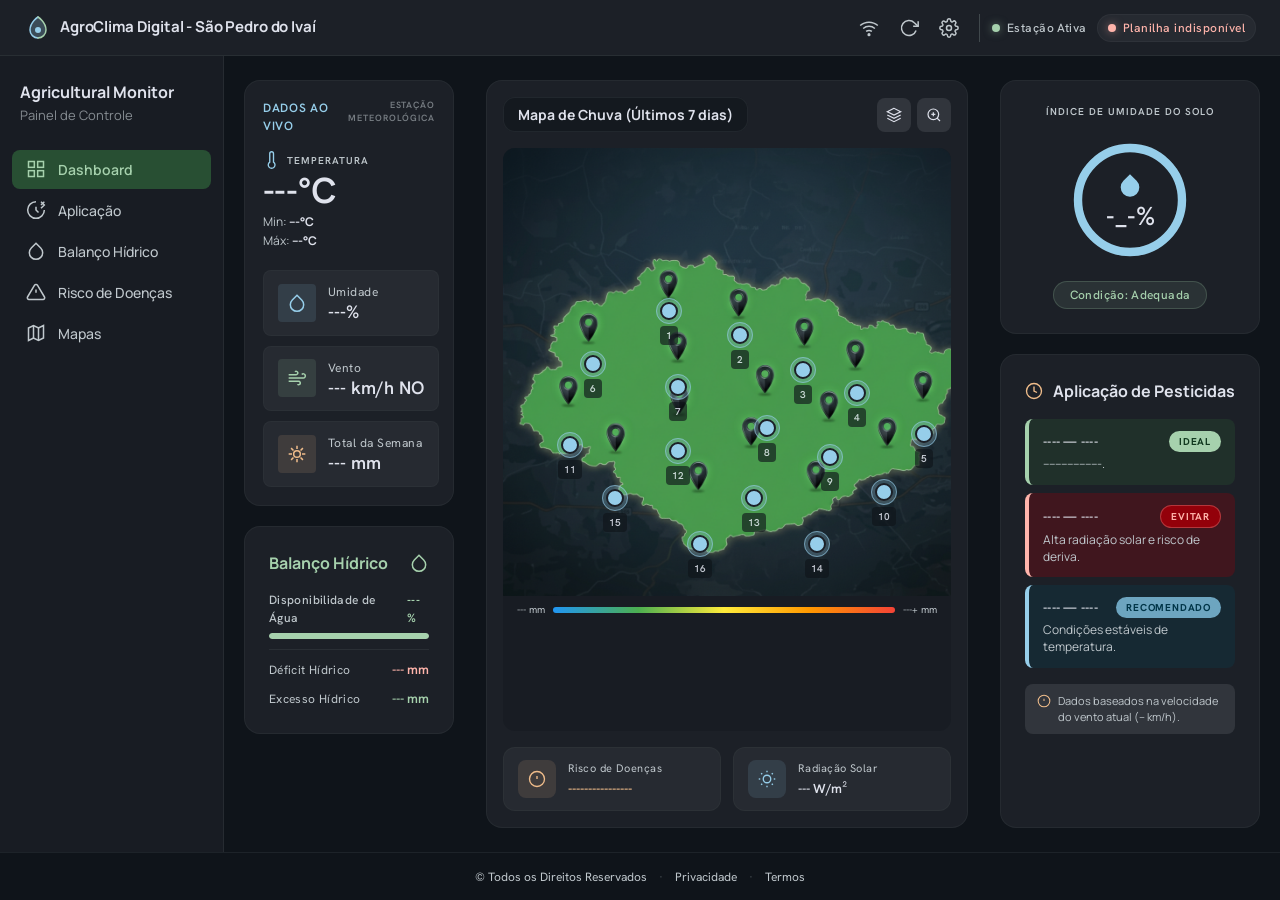
<file: index.html>
<!DOCTYPE html>
<html lang="pt-BR">
<head>
  <meta charset="UTF-8" />
  <meta name="viewport" content="width=device-width, initial-scale=1.0" />
  <title>AgroClima Digital</title>
  <link rel="preconnect" href="https://fonts.googleapis.com" />
  <link rel="preconnect" href="https://fonts.gstatic.com" crossorigin />
  <link href="https://fonts.googleapis.com/css2?family=Manrope:wght@400;500;600;700&family=Hanken+Grotesk:wght@400;500;600&display=swap" rel="stylesheet" />
  <link rel="stylesheet" href="style.css" />
</head>
<body>

  <!-- ══════════════════════════════════════
       HEADER
  ══════════════════════════════════════ -->
  <header class="topbar">
    <div class="topbar-brand">
      <svg class="brand-icon" width="28" height="28" viewBox="0 0 28 28" fill="none">
        <path d="M14 3C14 3 6 8 6 16C6 20.4 9.6 24 14 24C18.4 24 22 20.4 22 16C22 8 14 3 14 3Z" fill="#96ceea" opacity="0.25"/>
        <path d="M14 3C14 3 6 8 6 16C6 20.4 9.6 24 14 24" stroke="#96ceea" stroke-width="1.5" stroke-linecap="round"/>
        <path d="M14 3C14 3 22 8 22 16C22 20.4 18.4 24 14 24" stroke="#a6d1ad" stroke-width="1.5" stroke-linecap="round"/>
        <circle cx="14" cy="16" r="3" fill="#96ceea"/>
      </svg>
      <span class="brand-title">AgroClima Digital - São Pedro do Ivaí</span>
    </div>
    <div class="topbar-actions">
      <button class="icon-btn" title="Conectividade">
        <svg width="20" height="20" viewBox="0 0 24 24" fill="none" stroke="currentColor" stroke-width="1.8"><path d="M5 12.55a11 11 0 0 1 14.08 0"/><path d="M1.42 9a16 16 0 0 1 21.16 0"/><path d="M8.53 16.11a6 6 0 0 1 6.95 0"/><circle cx="12" cy="20" r="1" fill="currentColor"/></svg>
      </button>
      <button class="icon-btn" id="btn-sync" title="Sincronizar">
        <svg width="20" height="20" viewBox="0 0 24 24" fill="none" stroke="currentColor" stroke-width="1.8"><polyline points="23 4 23 10 17 10"/><path d="M20.49 15a9 9 0 1 1-2.12-9.36L23 10"/></svg>
      </button>
      <button class="icon-btn" title="Configurações">
        <svg width="20" height="20" viewBox="0 0 24 24" fill="none" stroke="currentColor" stroke-width="1.8"><circle cx="12" cy="12" r="3"/><path d="M19.4 15a1.65 1.65 0 0 0 .33 1.82l.06.06a2 2 0 0 1-2.83 2.83l-.06-.06a1.65 1.65 0 0 0-1.82-.33 1.65 1.65 0 0 0-1 1.51V21a2 2 0 0 1-4 0v-.09A1.65 1.65 0 0 0 9 19.4a1.65 1.65 0 0 0-1.82.33l-.06.06a2 2 0 0 1-2.83-2.83l.06-.06A1.65 1.65 0 0 0 4.68 15a1.65 1.65 0 0 0-1.51-1H3a2 2 0 0 1 0-4h.09A1.65 1.65 0 0 0 4.6 9a1.65 1.65 0 0 0-.33-1.82l-.06-.06a2 2 0 0 1 2.83-2.83l.06.06A1.65 1.65 0 0 0 9 4.68a1.65 1.65 0 0 0 1-1.51V3a2 2 0 0 1 4 0v.09a1.65 1.65 0 0 0 1 1.51 1.65 1.65 0 0 0 1.82-.33l.06-.06a2 2 0 0 1 2.83 2.83l-.06.06A1.65 1.65 0 0 0 19.4 9a1.65 1.65 0 0 0 1.51 1H21a2 2 0 0 1 0 4h-.09a1.65 1.65 0 0 0-1.51 1z"/></svg>
      </button>
      <div class="topbar-divider"></div>
      <div class="station-badge">
        <span class="station-dot"></span>
        <span>Estação Ativa</span>
      </div>
      <div class="sheet-status" id="sheet-status" title="Status da planilha">
        <span class="sheet-dot" id="sheet-dot"></span>
        <span id="sheet-status-text">Planilha: --</span>
      </div>
    </div>
  </header>

  <!-- ══════════════════════════════════════
       LAYOUT WRAPPER
  ══════════════════════════════════════ -->
  <div class="layout">

    <!-- SIDEBAR -->
    <nav class="sidebar">
      <div class="sidebar-header">
        <p class="sidebar-title">Agricultural Monitor</p>
        <p class="sidebar-sub">Painel de Controle</p>
      </div>
      <ul class="sidebar-nav">
        <li>
          <a href="#" class="nav-item active">
            <svg width="20" height="20" viewBox="0 0 24 24" fill="none" stroke="currentColor" stroke-width="1.8"><rect x="3" y="3" width="7" height="7"/><rect x="14" y="3" width="7" height="7"/><rect x="3" y="14" width="7" height="7"/><rect x="14" y="14" width="7" height="7"/></svg>
            <span>Dashboard</span>
          </a>
        </li>
        <li>
          <a href="#" class="nav-item">
            <svg width="20" height="20" viewBox="0 0 24 24" fill="none" stroke="currentColor" stroke-width="1.8"><path d="M12 2C6.5 2 2 6.5 2 12s4.5 10 10 10 10-4.5 10-10"/><path d="M12 8v4l3 3"/><path d="M18 2l4 4-4 4"/><path d="M22 2l-4 4"/></svg>
            <span>Aplicação</span>
          </a>
        </li>
        <li>
          <a href="#" class="nav-item">
            <svg width="20" height="20" viewBox="0 0 24 24" fill="none" stroke="currentColor" stroke-width="1.8"><path d="M12 2.69l5.66 5.66a8 8 0 1 1-11.31 0z"/></svg>
            <span>Balanço Hídrico</span>
          </a>
        </li>
        <li>
          <a href="#" class="nav-item">
            <svg width="20" height="20" viewBox="0 0 24 24" fill="none" stroke="currentColor" stroke-width="1.8"><path d="M10.29 3.86L1.82 18a2 2 0 0 0 1.71 3h16.94a2 2 0 0 0 1.71-3L13.71 3.86a2 2 0 0 0-3.42 0z"/><line x1="12" y1="9" x2="12" y2="13"/><line x1="12" y1="17" x2="12.01" y2="17"/></svg>
            <span>Risco de Doenças</span>
          </a>
        </li>
        <li>
          <a href="#" class="nav-item">
            <svg width="20" height="20" viewBox="0 0 24 24" fill="none" stroke="currentColor" stroke-width="1.8"><polygon points="3 6 9 3 15 6 21 3 21 18 15 21 9 18 3 21"/><line x1="9" y1="3" x2="9" y2="18"/><line x1="15" y1="6" x2="15" y2="21"/></svg>
            <span>Mapas</span>
          </a>
        </li>
      </ul>
    </nav>

    <!-- MAIN CONTENT -->
    <main class="main-content">
      <div class="bento-grid">

        <!-- ── COLUNA ESQUERDA ── -->
        <div class="col-left">

          <!-- Card: Dados ao Vivo -->
          <div class="card card-live">
            <div class="card-live-header">
              <div>
                <p class="card-eyebrow">Dados ao Vivo</p>
              </div>
              <div class="live-badge-wrap">
                <span class="live-badge-label">ESTAÇÃO</span>
                <span class="live-badge-label">METEOROLÓGICA</span>
              </div>
            </div>

            <!-- Temperatura Principal -->
            <div class="temp-main">
              <div class="temp-icon-row">
                <svg width="18" height="18" viewBox="0 0 24 24" fill="none" stroke="#96ceea" stroke-width="1.8"><path d="M14 14.76V3.5a2.5 2.5 0 0 0-5 0v11.26a4.5 4.5 0 1 0 5 0z"/></svg>
                <span class="temp-label-sm">TEMPERATURA</span>
              </div>
              <div class="temp-value" id="val-temp">---°C</div>
              <div class="temp-range">
                <span>Min: <strong id="val-temp-min">---°C</strong></span>
                <span>Máx: <strong id="val-temp-max">---°C</strong></span>
              </div>
            </div>

            <!-- Grid métricas secundárias -->
            <div class="metrics-secondary">
              <div class="metric-item">
                <div class="metric-icon-wrap blue">
                  <svg width="16" height="16" viewBox="0 0 24 24" fill="none" stroke="currentColor" stroke-width="1.8"><path d="M12 2.69l5.66 5.66a8 8 0 1 1-11.31 0z"/></svg>
                </div>
                <div>
                  <p class="metric-item-label">Umidade</p>
                  <p class="metric-item-value" id="val-hum">---%</p>
                </div>
              </div>
              <div class="metric-item">
                <div class="metric-icon-wrap green">
                  <svg width="16" height="16" viewBox="0 0 24 24" fill="none" stroke="currentColor" stroke-width="1.8"><path d="M9.59 4.59A2 2 0 1 1 11 8H2m10.59 11.41A2 2 0 1 0 14 16H2m15.73-8.27A2.5 2.5 0 1 1 19.5 12H2"/></svg>
                </div>
                <div>
                  <p class="metric-item-label">Vento</p>
                  <p class="metric-item-value" id="val-wind">--- km/h NO</p>
                </div>
              </div>
              <div class="metric-item metric-full">
                <div class="metric-icon-wrap amber">
                  <svg width="16" height="16" viewBox="0 0 24 24" fill="none" stroke="currentColor" stroke-width="1.8"><line x1="12" y1="2" x2="12" y2="6"/><line x1="12" y1="18" x2="12" y2="22"/><line x1="4.93" y1="4.93" x2="7.76" y2="7.76"/><line x1="16.24" y1="16.24" x2="19.07" y2="19.07"/><line x1="2" y1="12" x2="6" y2="12"/><line x1="18" y1="12" x2="22" y2="12"/><line x1="4.93" y1="19.07" x2="7.76" y2="16.24"/><line x1="16.24" y1="7.76" x2="19.07" y2="4.93"/><circle cx="12" cy="12" r="4"/></svg>
                </div>
                <div>
                  <p class="metric-item-label">Total da Semana</p>
                  <p class="metric-item-value" id="val-rain-week">--- mm</p>
                </div>
              </div>
            </div>
          </div>

          <!-- Card: Balanço Hídrico -->
          <div class="card card-hidrico">
            <div class="card-header-row">
              <h3 class="card-title green">Balanço Hídrico</h3>
              <svg width="20" height="20" viewBox="0 0 24 24" fill="none" stroke="#a6d1ad" stroke-width="1.8"><path d="M12 2.69l5.66 5.66a8 8 0 1 1-11.31 0z"/></svg>
            </div>
            <div class="hidrico-body">
              <div class="hidrico-bar-section">
                <div class="hidrico-bar-labels">
                  <span>Disponibilidade de Água</span>
                  <span class="hidrico-pct green" id="val-water-pct">---%</span>
                </div>
                <div class="progress-track">
                  <div class="progress-fill green" id="bar-water" style="width: 100%"></div>
                </div>
              </div>
              <div class="hidrico-divider"></div>
              <div class="hidrico-row">
                <span class="hidrico-label">Déficit Hídrico</span>
                <span class="hidrico-val red" id="val-deficit">--- mm</span>
              </div>
              <div class="hidrico-row">
                <span class="hidrico-label">Excesso Hídrico</span>
                <span class="hidrico-val green" id="val-excess">--- mm</span>
              </div>
            </div>
          </div>
        </div>

        <!-- ── COLUNA CENTRAL ── -->
        <div class="col-center">
          <div class="card card-map">
            <!-- Mapa header -->
            <div class="map-topbar">
              <h3 class="map-title">Mapa de Chuva (Últimos 7 dias)</h3>
              <div class="map-btns">
                <button class="map-btn" title="Camadas">
                  <svg width="16" height="16" viewBox="0 0 24 24" fill="none" stroke="currentColor" stroke-width="1.8"><polygon points="12 2 2 7 12 12 22 7 12 2"/><polyline points="2 17 12 22 22 17"/><polyline points="2 12 12 17 22 12"/></svg>
                </button>
                <button class="map-btn" title="Zoom">
                  <svg width="16" height="16" viewBox="0 0 24 24" fill="none" stroke="currentColor" stroke-width="1.8"><circle cx="11" cy="11" r="8"/><line x1="21" y1="21" x2="16.65" y2="16.65"/><line x1="11" y1="8" x2="11" y2="14"/><line x1="8" y1="11" x2="14" y2="11"/></svg>
                </button>
              </div>
            </div>
            <!-- Canvas do mapa -->
            <div class="map-canvas-wrap">
              <img src="screen.jpg" alt="Mapa de chuva dos últimos 7 dias em São Pedro do Ivaí" id="rain-map-img" style="width: 100%; height: auto; display: block;" />
              <div id="map-points-overlay"></div>
              <div class="map-legend-bar">
                <span class="legend-label">--- mm</span>
                <div class="legend-gradient"></div>
                <span class="legend-label">---+ mm</span>
              </div>
            </div>

            <!-- Cards inferiores -->
            <div class="map-footer-cards">
              <div class="info-card amber">
                <div class="info-card-icon amber">
                  <svg width="18" height="18" viewBox="0 0 24 24" fill="none" stroke="currentColor" stroke-width="1.8"><circle cx="12" cy="12" r="10"/><path d="M12 8v4M12 16h.01"/></svg>
                </div>
                <div>
                  <p class="info-card-label">Risco de Doenças</p>
                  <p class="info-card-value amber" id="val-disease">----------------</p>
                </div>
              </div>
              <div class="info-card blue">
                <div class="info-card-icon blue">
                  <svg width="18" height="18" viewBox="0 0 24 24" fill="none" stroke="currentColor" stroke-width="1.8"><circle cx="12" cy="12" r="5"/><line x1="12" y1="1" x2="12" y2="3"/><line x1="12" y1="21" x2="12" y2="23"/><line x1="4.22" y1="4.22" x2="5.64" y2="5.64"/><line x1="18.36" y1="18.36" x2="19.78" y2="19.78"/><line x1="1" y1="12" x2="3" y2="12"/><line x1="21" y1="12" x2="23" y2="12"/><line x1="4.22" y1="19.78" x2="5.64" y2="18.36"/><line x1="18.36" y1="5.64" x2="19.78" y2="4.22"/></svg>
                </div>
                <div>
                  <p class="info-card-label">Radiação Solar</p>
                  <p class="info-card-value white" id="val-radiation">--- W/m²</p>
                </div>
              </div>
            </div>
          </div>
        </div>

        <!-- ── COLUNA DIREITA ── -->
        <div class="col-right">

          <!-- Card: Índice de Umidade do Solo -->
          <div class="card card-soil">
            <p class="soil-eyebrow">ÍNDICE DE UMIDADE DO SOLO</p>
            <div class="gauge-wrap">
              <svg id="gauge-svg" class="gauge-svg" viewBox="0 0 140 140">
                <circle class="gauge-track" cx="70" cy="70" r="56" fill="transparent" stroke-width="9"/>
                <circle class="gauge-fill" id="gauge-circle" cx="70" cy="70" r="56"
                  fill="transparent" stroke-width="9"
                  stroke-dasharray="0"
                  stroke-dashoffset="84.45"
                  stroke-linecap="round"/>
              </svg>
              <div class="gauge-inner">
                <svg width="28" height="28" viewBox="0 0 24 24" fill="#96ceea" stroke="none"><path d="M12 2.69l5.66 5.66a8 8 0 1 1-11.31 0z"/></svg>
                <span class="gauge-value" id="val-soil">-_-%</span>
              </div>
            </div>
            <div class="soil-status-badge" id="soil-status">Condição: Adequada</div>
          </div>

          <!-- Card: Aplicação de Pesticidas -->
          <div class="card card-pesticide">
            <div class="card-header-row">
              <svg width="18" height="18" viewBox="0 0 24 24" fill="none" stroke="#f0bd8b" stroke-width="1.8"><circle cx="12" cy="12" r="10"/><polyline points="12 6 12 12 16 14"/></svg>
              <h3 class="card-title white">Aplicação de Pesticidas</h3>
            </div>

            <div class="schedule-list">
              <!-- Ideal -->
              <div class="schedule-item ideal">
                <div class="schedule-row">
                  <span class="schedule-time">---- — ----</span>
                  <span class="schedule-tag ideal">IDEAL</span>
                </div>
                <p class="schedule-desc">-------------------.</p>
              </div>
              <!-- Evitar -->
              <div class="schedule-item evitar">
                <div class="schedule-row">
                  <span class="schedule-time">---- — ----</span>
                  <span class="schedule-tag evitar">EVITAR</span>
                </div>
                <p class="schedule-desc">Alta radiação solar e risco de deriva.</p>
              </div>
              <!-- Recomendado -->
              <div class="schedule-item recomendado">
                <div class="schedule-row">
                  <span class="schedule-time">---- — ----</span>
                  <span class="schedule-tag recomendado">RECOMENDADO</span>
                </div>
                <p class="schedule-desc">Condições estáveis de temperatura.</p>
              </div>
            </div>

            <div class="pesticide-info">
              <svg width="14" height="14" viewBox="0 0 24 24" fill="none" stroke="#f0bd8b" stroke-width="1.8"><circle cx="12" cy="12" r="10"/><line x1="12" y1="8" x2="12" y2="12"/><line x1="12" y1="16" x2="12.01" y2="16"/></svg>
              <span id="val-wind-info">Dados baseados na velocidade do vento atual (-- km/h).</span>
            </div>
          </div>

        </div>
      </div><!-- /bento-grid -->
    </main>
  </div><!-- /layout -->

  <!-- FOOTER -->
  <footer class="site-footer">
    <span>© Todos os Direitos Reservados</span>
    <span class="footer-sep">·</span>
    <a href="#">Privacidade</a>
    <span class="footer-sep">·</span>
    <a href="#">Termos</a>
  </footer>

  <!-- MODAL: DETALHES DO PONTO DE COLETA -->
  <div id="point-modal" class="point-modal">
    <div class="point-modal-backdrop"></div>
    <div class="point-modal-card">
      <div class="point-modal-header">
        <div>
          <h3 id="modal-point-name">Ponto de Coleta</h3>
          <p id="modal-point-location">Localização</p>
        </div>
        <button class="point-modal-close" id="point-modal-close" title="Fechar">×</button>
      </div>
      <div class="point-modal-body">
        <div class="modal-grid">
          <div class="modal-row">
            <span class="modal-label">Temperatura</span>
            <span class="modal-value" id="modal-temp">--°C</span>
          </div>
          <div class="modal-row">
            <span class="modal-label">Umidade</span>
            <span class="modal-value" id="modal-hum">--%</span>
          </div>
          <div class="modal-row">
            <span class="modal-label">Vento</span>
            <span class="modal-value" id="modal-wind">--</span>
          </div>
          <div class="modal-row">
            <span class="modal-label">Chuva Semana</span>
            <span class="modal-value" id="modal-rain">-- mm</span>
          </div>
          <div class="modal-row">
            <span class="modal-label">Radiação</span>
            <span class="modal-value" id="modal-radiation">-- W/m²</span>
          </div>
          <div class="modal-row">
            <span class="modal-label">Umidade do Solo</span>
            <span class="modal-value" id="modal-soil">--%</span>
          </div>
          <div class="modal-row">
            <span class="modal-label">Risco de Doenças</span>
            <span class="modal-value" id="modal-disease">--</span>
          </div>
          <div class="modal-row">
            <span class="modal-label">Status</span>
            <span class="modal-value" id="modal-status">--</span>
          </div>
        </div>
      </div>
      <div class="point-modal-footer">
        <button class="point-modal-btn" id="modal-use-data">Usar dados deste ponto</button>
      </div>
    </div>
  </div>

  <script src="app.js"></script>
</body>
</html>
</file>
<file: style.css>
/* ════════════════════════════════════════════════
   Cocari Coop — Dashboard Agrometeorológico
   style.css  |  Design: Serene Meteorological Interface
   ════════════════════════════════════════════════ */

/* ── Google Fonts fallback ── */
@import url('https://fonts.googleapis.com/css2?family=Manrope:wght@400;500;600;700&family=Hanken+Grotesk:wght@400;500;600&display=swap');

/* ────────────────────────────────────────────────
   TOKENS
───────────────────────────────────────────────── */
:root {
  /* Surfaces */
  --bg:                  #0f141a;
  --surface:             #1c2027;
  --surface-low:         #181c23;
  --surface-high:        #262a31;
  --surface-highest:     #31353c;
  --surface-bright:      #353941;

  /* On-surface */
  --on-surface:          #dfe2ec;
  --on-surface-dim:      #c0c8cd;
  --outline:             #8a9297;
  --outline-variant:     #40484c;

  /* Accent – Primary (Soft Blue) */
  --primary:             #96ceea;
  --primary-container:   #6da5c0;
  --on-primary:          #003547;

  /* Accent – Secondary (Sage Green) */
  --secondary:           #a6d1ad;
  --secondary-container: #284f33;
  --on-secondary:        #10381e;

  /* Accent – Tertiary (Muted Amber) */
  --tertiary:            #f0bd8b;
  --tertiary-container:  #c49465;

  /* Status */
  --error:               #ffb4ab;
  --error-container:     #93000a;

  /* Typography */
  --font-display: 'Manrope', sans-serif;
  --font-data:    'Hanken Grotesk', sans-serif;

  /* Radii */
  --r-sm:   4px;
  --r-md:   8px;
  --r-lg:   12px;
  --r-xl:   16px;
  --r-full: 9999px;

  /* Spacing */
  --sp-xs:  8px;
  --sp-sm:  16px;
  --sp-md:  24px;
  --sp-lg:  32px;
  --sp-xl:  48px;

  /* Heights */
  --topbar-h: 56px;
  --footer-h: 48px;
  --sidebar-w: 224px;

  /* Transitions */
  --ease: 0.18s ease;
}

/* ────────────────────────────────────────────────
   RESET
───────────────────────────────────────────────── */
*, *::before, *::after { box-sizing: border-box; margin: 0; padding: 0; }
html { scroll-behavior: smooth; }

body {
  background: var(--bg);
  color: var(--on-surface);
  font-family: var(--font-display);
  font-size: 14px;
  line-height: 1.5;
  min-height: 100vh;
  display: flex;
  flex-direction: column;
}

a { color: var(--on-surface-dim); text-decoration: none; transition: color var(--ease); }
a:hover { color: var(--primary); }

button { cursor: pointer; font-family: inherit; }

::-webkit-scrollbar { width: 5px; height: 5px; }
::-webkit-scrollbar-track { background: transparent; }
::-webkit-scrollbar-thumb { background: var(--outline-variant); border-radius: var(--r-full); }
::-webkit-scrollbar-thumb:hover { background: var(--outline); }

/* ────────────────────────────────────────────────
   TOPBAR
───────────────────────────────────────────────── */
.topbar {
  position: fixed;
  top: 0; left: 0; right: 0;
  height: var(--topbar-h);
  background: var(--surface);
  border-bottom: 1px solid rgba(64,72,76,0.35);
  display: flex;
  align-items: center;
  justify-content: space-between;
  padding: 0 var(--sp-md);
  z-index: 100;
}

.topbar-brand {
  display: flex;
  align-items: center;
  gap: var(--sp-xs);
}

.brand-icon { flex-shrink: 0; }

.brand-title {
  font-size: 15px;
  font-weight: 700;
  color: var(--on-surface);
  letter-spacing: -0.01em;
}

.topbar-actions {
  display: flex;
  align-items: center;
  gap: 4px;
}

.icon-btn {
  width: 36px;
  height: 36px;
  border-radius: var(--r-md);
  background: transparent;
  border: none;
  color: var(--on-surface-dim);
  display: flex;
  align-items: center;
  justify-content: center;
  transition: background var(--ease), color var(--ease);
}

.icon-btn:hover {
  background: var(--surface-high);
  color: var(--on-surface);
}

.icon-btn.spinning svg {
  animation: spin 0.6s linear infinite;
}

@keyframes spin { to { transform: rotate(360deg); } }

.topbar-divider {
  width: 1px;
  height: 28px;
  background: var(--outline-variant);
  margin: 0 var(--sp-xs);
}

.station-badge {
  display: flex;
  align-items: center;
  gap: 7px;
  font-size: 12px;
  font-family: var(--font-data);
  font-weight: 500;
  color: var(--on-surface-dim);
  letter-spacing: 0.04em;
}

.station-dot {
  width: 8px;
  height: 8px;
  border-radius: 50%;
  background: var(--secondary);
  box-shadow: 0 0 8px rgba(166,209,173,0.5);
  animation: pulse-dot 2.5s ease infinite;
}

@keyframes pulse-dot {
  0%,100% { opacity: 1; transform: scale(1); }
  50%      { opacity: 0.5; transform: scale(0.75); }
}

.sheet-status {
  display: flex;
  align-items: center;
  gap: 7px;
  font-size: 12px;
  font-family: var(--font-data);
  font-weight: 500;
  color: var(--on-surface-dim);
  letter-spacing: 0.04em;
  margin-left: 6px;
  padding: 4px 10px;
  border-radius: var(--r-full);
  background: var(--surface-high);
  border: 1px solid rgba(64,72,76,0.3);
  transition: background var(--ease), color var(--ease);
}

.sheet-dot {
  width: 8px;
  height: 8px;
  border-radius: 50%;
  background: var(--outline);
  transition: background var(--ease);
}

.sheet-status.ok .sheet-dot { background: var(--secondary); box-shadow: 0 0 8px rgba(166,209,173,0.5); }
.sheet-status.error .sheet-dot { background: var(--error); box-shadow: 0 0 8px rgba(255,180,171,0.5); }
.sheet-status.sync .sheet-dot { background: var(--primary); animation: pulse-dot 1.2s ease infinite; }

.sheet-status.ok { color: var(--secondary); }
.sheet-status.error { color: var(--error); }

/* ────────────────────────────────────────────────
   LAYOUT
───────────────────────────────────────────────── */
.layout {
  display: flex;
  margin-top: var(--topbar-h);
  margin-bottom: var(--footer-h);
  min-height: calc(100vh - var(--topbar-h) - var(--footer-h));
}

/* ────────────────────────────────────────────────
   SIDEBAR
───────────────────────────────────────────────── */
.sidebar {
  width: var(--sidebar-w);
  flex-shrink: 0;
  background: var(--surface-low);
  border-right: 1px solid rgba(64,72,76,0.35);
  position: fixed;
  top: var(--topbar-h);
  bottom: var(--footer-h);
  left: 0;
  overflow-y: auto;
  padding: var(--sp-md) var(--sp-xs);
}

.sidebar-header {
  padding: 0 12px var(--sp-md);
}

.sidebar-title {
  font-size: 16px;
  font-weight: 700;
  color: var(--on-surface);
  margin-bottom: 2px;
}

.sidebar-sub {
  font-size: 13px;
  color: var(--on-surface-dim);
  opacity: 0.65;
}

.sidebar-nav {
  list-style: none;
  display: flex;
  flex-direction: column;
  gap: 2px;
}

.nav-item {
  display: flex;
  align-items: center;
  gap: 12px;
  padding: 9px 14px;
  border-radius: var(--r-md);
  font-size: 14px;
  font-weight: 500;
  color: var(--on-surface-dim);
  transition: background var(--ease), color var(--ease);
  margin: 0 4px;
}

.nav-item:hover {
  background: var(--surface-highest);
  color: var(--on-surface);
}

.nav-item.active {
  background: var(--secondary-container);
  color: var(--secondary);
  font-weight: 600;
}

.nav-item svg { flex-shrink: 0; }

/* ────────────────────────────────────────────────
   MAIN CONTENT
───────────────────────────────────────────────── */
.main-content {
  flex: 1;
  margin-left: var(--sidebar-w);
  padding: var(--sp-md) 20px;
  overflow-x: hidden;
}

/* ────────────────────────────────────────────────
   BENTO GRID
───────────────────────────────────────────────── */
.bento-grid {
  display: grid;
  grid-template-columns: 210px 1fr 260px;
  gap: 32px;
  height: 100%;
}

.col-left,
.col-right  { display: flex; flex-direction: column; gap: 20px; }
.col-center { display: flex; flex-direction: column; }

/* ────────────────────────────────────────────────
   BASE CARD
───────────────────────────────────────────────── */
.card {
  background: var(--surface);
  border: 1px solid rgba(64,72,76,0.25);
  border-radius: var(--r-xl);
  padding: var(--sp-md);
  transition: border-color var(--ease), transform var(--ease);
}

.card:hover {
  border-color: rgba(150,206,234,0.22);
  transform: scale(1.003);
}

/* ────────────────────────────────────────────────
   CARD: DADOS AO VIVO
───────────────────────────────────────────────── */
.card-live {
  display: flex;
  flex-direction: column;
  gap: var(--sp-sm);
  align-items: flex-start; /* tudo alinhado à esquerda */
  padding: 18px;           /* padding menor para aproveitar melhor a largura */
}

.card-live-header {
  display: flex;
  justify-content: space-between;
  align-items: flex-start;
  width: 100%;
}

.card-eyebrow {
  font-family: var(--font-data);
  font-size: 12px;
  font-weight: 600;
  letter-spacing: 0.06em;
  text-transform: uppercase;
  color: var(--primary);
}

.live-badge-wrap {
  text-align: right;
}

.live-badge-label {
  display: block;
  font-family: var(--font-data);
  font-size: 9px;
  font-weight: 600;
  letter-spacing: 0.1em;
  color: var(--on-surface-dim);
  opacity: 0.55;
  line-height: 1.4;
}

/* Temperatura principal */
.temp-main {
  display: flex;
  flex-direction: column;
  gap: 4px;
}

.temp-icon-row {
  display: flex;
  align-items: center;
  gap: 6px;
}

.temp-label-sm {
  font-family: var(--font-data);
  font-size: 10px;
  font-weight: 600;
  letter-spacing: 0.1em;
  color: var(--on-surface-dim);
}

.temp-value {
  font-family: var(--font-data);
  font-size: 36px;
  font-weight: 600;
  color: var(--on-surface);
  line-height: 1;
  letter-spacing: -0.02em;
}

.temp-range {
  font-size: 12px;
  color: var(--on-surface-dim);
  display: flex;
  flex-direction: column;
  gap: 1px;
}

.temp-range strong { color: var(--on-surface); }

/* Métricas secundárias - uma coluna só, com ícones e textos maiores */
.metrics-secondary {
  display: grid;
  grid-template-columns: 1fr;
  gap: 10px;
  margin-top: 4px;
  width: 100%;
}

.metric-full { grid-column: span 1; }

.metric-item {
  display: flex;
  align-items: center;
  justify-content: flex-start;
  gap: 12px;
  background: var(--surface-high);
  border-radius: var(--r-md);
  padding: 12px 14px;
  border: 1px solid rgba(64,72,76,0.2);
  max-width: 100%;
}

.metric-icon-wrap {
  width: 38px;
  height: 38px;
  border-radius: var(--r-sm);
  display: flex;
  align-items: center;
  justify-content: center;
  flex-shrink: 0;
}

.metric-icon-wrap svg {
  width: 20px;
  height: 20px;
}

.metric-icon-wrap.blue  { background: rgba(150,206,234,0.12); color: var(--primary); }
.metric-icon-wrap.green { background: rgba(166,209,173,0.12); color: var(--secondary); }
.metric-icon-wrap.amber { background: rgba(240,189,139,0.12); color: var(--tertiary); }

.metric-item-label {
  font-size: 12px;
  color: var(--on-surface-dim);
  font-family: var(--font-data);
  letter-spacing: 0.04em;
}

.metric-item-value {
  font-family: var(--font-data);
  font-size: 18px;
  font-weight: 600;
  color: var(--on-surface);
  line-height: 1.2;
  white-space: nowrap;
}

/* ────────────────────────────────────────────────
   CARD: BALANÇO HÍDRICO
───────────────────────────────────────────────── */
.card-hidrico { display: flex; flex-direction: column; gap: var(--sp-sm); }

.card-header-row {
  display: flex;
  align-items: center;
  gap: 10px;
}

.card-title {
  font-size: 16px;
  font-weight: 700;
  flex: 1;
}

.card-title.green  { color: var(--secondary); }
.card-title.white  { color: var(--on-surface); }
.card-title.amber  { color: var(--tertiary); }

.hidrico-body { display: flex; flex-direction: column; gap: 10px; }

.hidrico-bar-section { display: flex; flex-direction: column; gap: 6px; }

.hidrico-bar-labels {
  display: flex;
  justify-content: space-between;
  font-family: var(--font-data);
  font-size: 12px;
  color: var(--on-surface-dim);
  font-weight: 500;
  letter-spacing: 0.03em;
}

.hidrico-pct { font-weight: 700; }
.hidrico-pct.green { color: var(--secondary); }

.progress-track {
  width: 100%;
  height: 6px;
  background: var(--surface-highest);
  border-radius: var(--r-full);
  overflow: hidden;
}

.progress-fill {
  height: 100%;
  border-radius: var(--r-full);
  transition: width 1s cubic-bezier(0.34,1.56,0.64,1);
}

.progress-fill.green { background: var(--secondary); }

.hidrico-divider {
  height: 1px;
  background: rgba(64,72,76,0.4);
}

.hidrico-row {
  display: flex;
  justify-content: space-between;
  align-items: center;
}

.hidrico-label {
  font-family: var(--font-data);
  font-size: 12px;
  color: var(--on-surface-dim);
  letter-spacing: 0.03em;
}

.hidrico-val {
  font-family: var(--font-data);
  font-size: 13px;
  font-weight: 600;
}

.hidrico-val.green { color: var(--secondary); }
.hidrico-val.red   { color: var(--error); }

/* ────────────────────────────────────────────────
   CARD: MAPA DE CHUVA
───────────────────────────────────────────────── */
.card-map {
  flex: 1;
  display: flex;
  flex-direction: column;
  gap: var(--sp-sm);
  padding: var(--sp-sm);
}

.map-topbar {
  display: flex;
  align-items: center;
  justify-content: space-between;
}

.map-title {
  font-size: 14px;
  font-weight: 700;
  color: var(--on-surface);
  background: rgba(15,20,26,0.55);
  backdrop-filter: blur(8px);
  padding: 6px 14px;
  border-radius: var(--r-lg);
  border: 1px solid rgba(64,72,76,0.3);
}

.map-btns {
  display: flex;
  gap: 6px;
}

.map-btn {
  width: 34px;
  height: 34px;
  background: var(--surface-highest);
  border: none;
  border-radius: var(--r-md);
  color: var(--on-surface);
  display: flex;
  align-items: center;
  justify-content: center;
  transition: background var(--ease);
}

.map-btn:hover { background: var(--surface-bright); }

.map-canvas-wrap {
  flex: 1;
  position: relative;
  background: var(--surface-low);
  border-radius: var(--r-lg);
  overflow: hidden;
  display: flex;
  flex-direction: column;
  align-items: center;
  min-height: 280px;
}

#rain-map {
  width: 100%;
  height: auto;
  display: block;
}

#map-points-overlay {
  position: absolute;
  inset: 0;
  pointer-events: none;
  z-index: 5;
}

.map-point {
  position: absolute;
  width: 18px;
  height: 18px;
  border-radius: 50%;
  background: var(--primary);
  border: 2px solid var(--surface);
  box-shadow: 0 0 0 4px rgba(150,206,234,0.25);
  cursor: pointer;
  pointer-events: auto;
  transform: translate(-50%, -50%);
  transition: transform 0.2s ease, box-shadow 0.2s ease, background 0.2s ease;
  z-index: 6;
}

.map-point:hover {
  transform: translate(-50%, -50%) scale(1.25);
  box-shadow: 0 0 0 8px rgba(150,206,234,0.35);
  background: var(--secondary);
}

.map-point.active {
  background: var(--secondary);
  box-shadow: 0 0 0 8px rgba(166,209,173,0.45);
}

.map-point::after {
  content: '';
  position: absolute;
  inset: -6px;
  border-radius: 50%;
  border: 1px solid var(--primary);
  opacity: 0.6;
  animation: pulse-ring 2s ease-out infinite;
}

@keyframes pulse-ring {
  0% { transform: scale(1); opacity: 0.6; }
  100% { transform: scale(2.2); opacity: 0; }
}

.map-point-label {
  position: absolute;
  top: 22px;
  left: 50%;
  transform: translateX(-50%);
  font-size: 10px;
  font-weight: 600;
  font-family: var(--font-data);
  color: var(--on-surface);
  background: rgba(15,20,26,0.75);
  padding: 2px 6px;
  border-radius: var(--r-sm);
  white-space: nowrap;
  pointer-events: none;
  opacity: 0.85;
}

.map-legend-bar {
  display: flex;
  align-items: center;
  gap: 8px;
  padding: 6px 14px;
  width: 100%;
}

.legend-label {
  font-family: var(--font-data);
  font-size: 10px;
  color: var(--on-surface-dim);
  white-space: nowrap;
}

.legend-gradient {
  flex: 1;
  height: 6px;
  border-radius: var(--r-full);
  background: linear-gradient(90deg,
    #2196F3 0%, #4CAF50 25%, #FFEB3B 50%, #FF9800 75%, #F44336 100%
  );
}

/* Footer info cards */
.map-footer-cards {
  display: grid;
  grid-template-columns: 1fr 1fr;
  gap: 12px;
}

.info-card {
  background: var(--surface-high);
  border-radius: var(--r-lg);
  border: 1px solid rgba(64,72,76,0.22);
  padding: 12px 14px;
  display: flex;
  align-items: center;
  gap: 12px;
  transition: border-color var(--ease);
}

.info-card:hover { border-color: rgba(150,206,234,0.25); }

.info-card-icon {
  width: 38px;
  height: 38px;
  border-radius: var(--r-md);
  display: flex;
  align-items: center;
  justify-content: center;
  flex-shrink: 0;
}

.info-card-icon.amber { background: rgba(240,189,139,0.12); color: var(--tertiary); }
.info-card-icon.blue  { background: rgba(150,206,234,0.12); color: var(--primary); }

.info-card-label {
  font-family: var(--font-data);
  font-size: 11px;
  color: var(--on-surface-dim);
  letter-spacing: 0.04em;
  margin-bottom: 2px;
}

.info-card-value {
  font-family: var(--font-data);
  font-size: 13px;
  font-weight: 600;
}

.info-card-value.amber { color: var(--tertiary); }
.info-card-value.white { color: var(--on-surface); }

/* ────────────────────────────────────────────────
   MODAL: PONTO DE COLETA
───────────────────────────────────────────────── */
.point-modal {
  position: fixed;
  inset: 0;
  display: none;
  align-items: center;
  justify-content: center;
  z-index: 200;
}

.point-modal.open {
  display: flex;
}

.point-modal-backdrop {
  position: absolute;
  inset: 0;
  background: rgba(0,0,0,0.6);
  backdrop-filter: blur(4px);
}

.point-modal-card {
  position: relative;
  width: 90%;
  max-width: 420px;
  background: var(--surface);
  border: 1px solid rgba(64,72,76,0.4);
  border-radius: var(--r-xl);
  padding: 0;
  box-shadow: 0 20px 50px rgba(0,0,0,0.5);
  z-index: 1;
  overflow: hidden;
}

.point-modal-header {
  display: flex;
  justify-content: space-between;
  align-items: flex-start;
  padding: var(--sp-md);
  background: var(--surface-low);
  border-bottom: 1px solid rgba(64,72,76,0.3);
}

.point-modal-header h3 {
  font-size: 18px;
  font-weight: 700;
  color: var(--on-surface);
  margin-bottom: 4px;
}

.point-modal-header p {
  font-size: 13px;
  color: var(--on-surface-dim);
  font-family: var(--font-data);
}

.point-modal-close {
  width: 32px;
  height: 32px;
  border-radius: var(--r-md);
  border: none;
  background: var(--surface-high);
  color: var(--on-surface);
  font-size: 22px;
  line-height: 1;
  cursor: pointer;
  transition: background var(--ease), color var(--ease);
}

.point-modal-close:hover {
  background: var(--error-container);
  color: var(--error);
}

.point-modal-body {
  padding: var(--sp-md);
}

.modal-grid {
  display: grid;
  grid-template-columns: 1fr 1fr;
  gap: 12px;
}

.modal-row {
  display: flex;
  flex-direction: column;
  gap: 4px;
  background: var(--surface-high);
  border-radius: var(--r-md);
  padding: 12px 14px;
  border: 1px solid rgba(64,72,76,0.2);
}

.modal-row.full-width {
  grid-column: span 2;
}

.modal-label {
  font-size: 11px;
  color: var(--on-surface-dim);
  font-family: var(--font-data);
  letter-spacing: 0.04em;
  text-transform: uppercase;
}

.modal-value {
  font-size: 16px;
  font-weight: 600;
  color: var(--on-surface);
  font-family: var(--font-data);
}

.point-modal-footer {
  padding: 0 var(--sp-md) var(--sp-md);
}

.point-modal-btn {
  width: 100%;
  padding: 12px;
  border-radius: var(--r-md);
  border: none;
  background: var(--secondary);
  color: var(--on-secondary);
  font-weight: 700;
  font-size: 14px;
  cursor: pointer;
  transition: background var(--ease), transform var(--ease);
}

.point-modal-btn:hover {
  background: var(--primary);
  color: var(--on-primary);
  transform: translateY(-1px);
}

/* ────────────────────────────────────────────────
   CARD: ÍNDICE DE UMIDADE (GAUGE)
───────────────────────────────────────────────── */
.card-soil {
  display: flex;
  flex-direction: column;
  align-items: center;
  gap: var(--sp-sm);
  text-align: center;
}

.soil-eyebrow {
  font-family: var(--font-data);
  font-size: 10px;
  font-weight: 600;
  letter-spacing: 0.1em;
  color: var(--on-surface-dim);
  text-transform: uppercase;
  line-height: 1.4;
}

.gauge-wrap {
  position: relative;
  width: 130px;
  height: 130px;
  display: flex;
  align-items: center;
  justify-content: center;
}

.gauge-svg {
  position: absolute;
  inset: 0;
  width: 100%;
  height: 100%;
  transform: rotate(-90deg);
}

.gauge-track  { stroke: var(--surface-highest); }
.gauge-fill   {
  stroke: var(--primary);
  stroke-linecap: round;
  transition: stroke-dashoffset 1.2s cubic-bezier(0.34,1.56,0.64,1);
}

.gauge-inner {
  position: relative;
  z-index: 1;
  display: flex;
  flex-direction: column;
  align-items: center;
  gap: 4px;
}

.gauge-value {
  font-family: var(--font-data);
  font-size: 26px;
  font-weight: 600;
  color: var(--on-surface);
  line-height: 1;
}

.soil-status-badge {
  font-family: var(--font-data);
  font-size: 12px;
  font-weight: 500;
  padding: 4px 16px;
  border-radius: var(--r-full);
  background: rgba(166,209,173,0.1);
  color: var(--secondary);
  border: 1px solid rgba(166,209,173,0.2);
  letter-spacing: 0.03em;
}

/* ────────────────────────────────────────────────
   CARD: APLICAÇÃO DE PESTICIDAS
───────────────────────────────────────────────── */
.card-pesticide {
  flex: 1;
  display: flex;
  flex-direction: column;
  gap: var(--sp-sm);
}

.schedule-list {
  display: flex;
  flex-direction: column;
  gap: 8px;
}

.schedule-item {
  padding: 12px 14px;
  border-radius: var(--r-md);
  border-left: 4px solid transparent;
}

.schedule-item.ideal {
  background: rgba(40,79,51,0.35);
  border-left-color: var(--secondary);
}

.schedule-item.evitar {
  background: rgba(147,0,10,0.3);
  border-left-color: var(--error);
}

.schedule-item.recomendado {
  background: rgba(2,77,101,0.2);
  border-left-color: var(--primary);
}

.schedule-row {
  display: flex;
  justify-content: space-between;
  align-items: center;
  margin-bottom: 4px;
}

.schedule-time {
  font-family: var(--font-data);
  font-size: 13px;
  font-weight: 600;
  color: var(--on-surface);
  letter-spacing: 0.02em;
}

.schedule-tag {
  font-family: var(--font-data);
  font-size: 10px;
  font-weight: 700;
  padding: 3px 10px;
  border-radius: var(--r-full);
  letter-spacing: 0.08em;
  text-transform: uppercase;
}

.schedule-tag.ideal       { background: var(--secondary); color: var(--on-secondary); }
.schedule-tag.evitar      { background: var(--error-container); color: var(--error); border: 1px solid rgba(255,180,171,0.3); }
.schedule-tag.recomendado { background: var(--primary-container, #6da5c0); color: var(--on-primary); }

.schedule-desc {
  font-size: 12px;
  color: var(--on-surface-dim);
  line-height: 1.4;
}

.pesticide-info {
  display: flex;
  align-items: flex-start;
  gap: 7px;
  background: var(--surface-highest);
  border-radius: var(--r-md);
  padding: 9px 12px;
  font-size: 11px;
  color: var(--on-surface-dim);
  line-height: 1.45;
}

.pesticide-info svg { flex-shrink: 0; margin-top: 1px; }

/* ────────────────────────────────────────────────
   FOOTER
───────────────────────────────────────────────── */
.site-footer {
  position: fixed;
  bottom: 0; left: 0; right: 0;
  height: var(--footer-h);
  background: var(--bg);
  border-top: 1px solid rgba(64,72,76,0.3);
  display: flex;
  align-items: center;
  justify-content: center;
  gap: 12px;
  font-family: var(--font-data);
  font-size: 12px;
  color: var(--on-surface-dim);
  z-index: 100;
}

.footer-sep { color: var(--outline-variant); }

/* ────────────────────────────────────────────────
   ANIMATIONS
───────────────────────────────────────────────── */
@keyframes fadeUp {
  from { opacity: 0; transform: translateY(16px); }
  to   { opacity: 1; transform: translateY(0); }
}

.card { animation: fadeUp 0.45s ease both; }
.col-left  .card:nth-child(1) { animation-delay: 0.05s; }
.col-left  .card:nth-child(2) { animation-delay: 0.12s; }
.col-center .card             { animation-delay: 0.18s; }
.col-right  .card:nth-child(1){ animation-delay: 0.25s; }
.col-right  .card:nth-child(2){ animation-delay: 0.32s; }

/* ────────────────────────────────────────────────
   RESPONSIVE
───────────────────────────────────────────────── */
@media (max-width: 1100px) {
  .bento-grid {
    grid-template-columns: 240px 1fr;
  }
  .col-right {
    grid-column: span 2;
    display: grid;
    grid-template-columns: 1fr 1fr;
  }
}

@media (max-width: 820px) {
  .sidebar { display: none; }
  .main-content { margin-left: 0; }
  .bento-grid {
    grid-template-columns: 1fr;
  }
  .col-right { grid-column: auto; grid-template-columns: 1fr; }
  .map-footer-cards { grid-template-columns: 1fr; }
}

@media (max-width: 480px) {
  .brand-title { font-size: 13px; }
  .metrics-secondary { grid-template-columns: 1fr; }
  .metric-full { grid-column: auto; }
}
</file>
